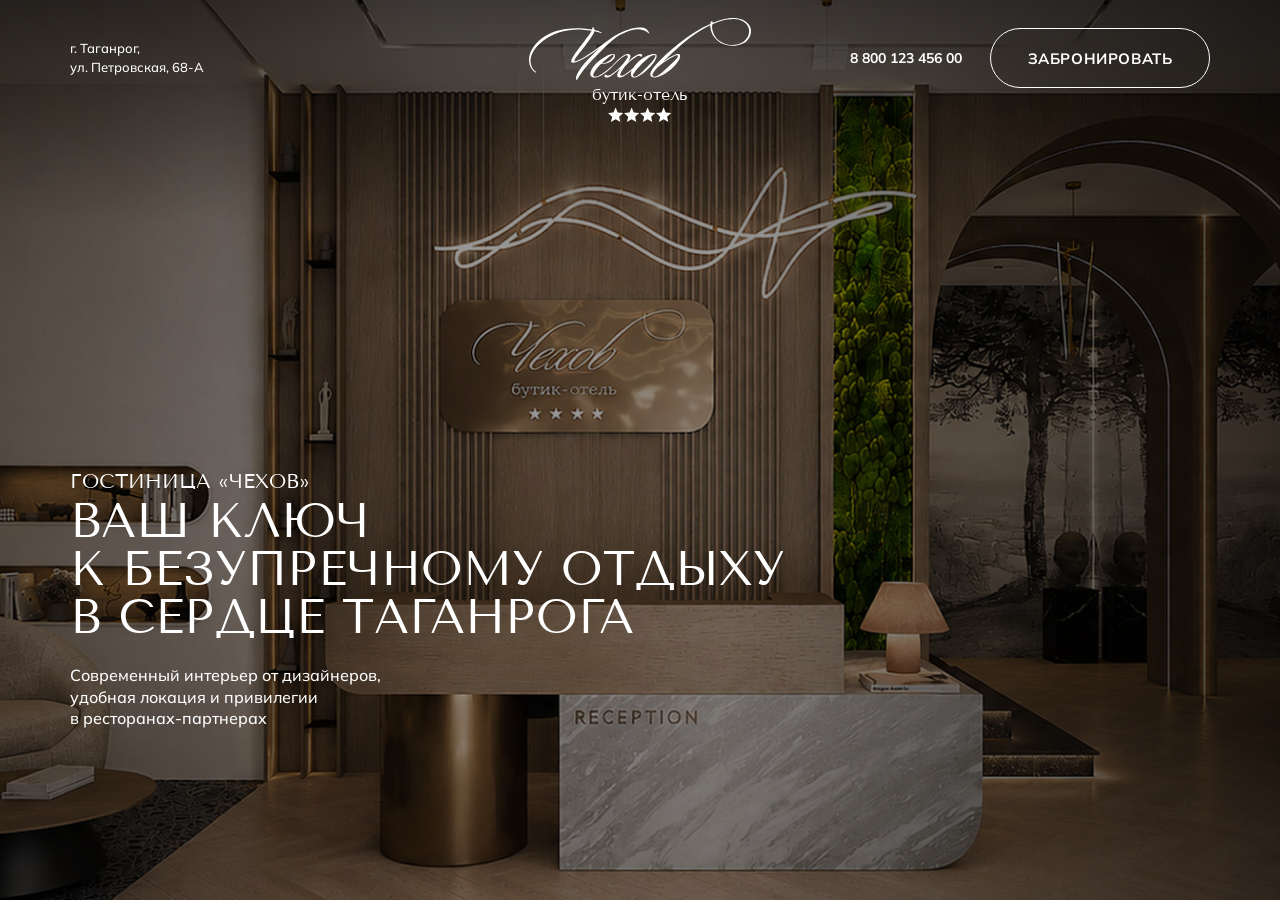
<file: index.html>
<!doctype html>
<html lang="ru">
  <head>
    <meta charset="UTF-8" />
    <meta name="viewport" content="width=device-width, initial-scale=1.0" />
    <title>Бутик-отель «Чехов»</title>
    <link rel="preconnect" href="https://fonts.googleapis.com" />
    <link rel="preconnect" href="https://fonts.gstatic.com" crossorigin />
    <link
      href="https://fonts.googleapis.com/css2?family=Tenor+Sans&family=Mulish:wght@400;500;600;700&display=swap"
      rel="stylesheet"
    />
    <link rel="icon" href="favicon.ico" type="image/x-icon" />
    <link rel="stylesheet" href="style.css?v=5" />
  </head>
  <body>
    <!-- ===================== HERO ===================== -->
    <section class="hero">
      <!-- Background image + gradient overlays -->
      <div class="hero-bg" aria-hidden="true">
        <img class="hero-bg-img" src="img/bg.jpg" alt="" />
        <div class="hero-overlay overlay-dark"></div>
        <div class="hero-overlay overlay-top"></div>
        <div class="hero-overlay overlay-left"></div>
        <div class="hero-overlay overlay-right"></div>
      </div>

      <!-- Mobile: dark top bar (address + phone) -->
      <div class="mobile-topbar">
        <a
          class="topbar-address"
          href="https://yandex.ru/maps/?text=г.+Таганрог,+ул.+Петровская,+68-А"
          target="_blank"
          rel="noopener"
          >г. Таганрог,<br />ул. Петровская, 68-А</a
        >
        <a class="topbar-phone" href="tel:+78001234560">8 800 123 456 00</a>
      </div>

      <!-- Mobile: ЗАБРОНИРОВАТЬ button under top bar -->
      <div class="mobile-book-wrap">
        <button class="btn-book btn-book-mobile" id="openModalMobile">
          ЗАБРОНИРОВАТЬ
        </button>
      </div>

      <!-- Desktop header -->
      <header class="site-header">
        <div class="header-meta">
          <a
            class="header-address"
            href="https://yandex.ru/maps/?text=г.+Таганрог,+ул.+Петровская,+68-А"
            target="_blank"
            rel="noopener"
          >
            <span>г. Таганрог,</span>
            <span>ул. Петровская, 68-А</span>
          </a>
          <a class="header-phone" href="tel:+78001234560">8 800 123 456 00</a>
          <button class="btn-book btn-book-desktop" id="openModalDesktop">
            ЗАБРОНИРОВАТЬ
          </button>
        </div>
      </header>

      <!-- Logo (both breakpoints, different sizes via CSS) -->
      <div class="logo-block">
        <img class="logo-img" src="img/logo.svg" alt="Чехов" />
        <p class="logo-tagline">бутик-отель</p>
        <div class="logo-stars">
          <img src="img/star.svg" alt="★" />
          <img src="img/star.svg" alt="★" />
          <img src="img/star.svg" alt="★" />
          <img src="img/star.svg" alt="★" />
        </div>
      </div>

      <!-- Hero copy (bottom-left on desktop, bottom on mobile) -->
      <div class="hero-content">
        <p class="hero-eyebrow">Гостиница «Чехов»</p>
        <h1 class="hero-title">
          Ваш ключ<br />
          к безупречному отдыху<br />
          <span class="hero-title-last">в сердце Таганрога</span>
        </h1>
        <p class="hero-desc">
          Современный интерьер от дизайнеров,<br />
          удобная локация и привилегии<br />
          в ресторанах-партнерах
        </p>
      </div>
    </section>

    <!-- ===================== BOOKING MODAL ===================== -->
    <div
      class="booking-modal"
      id="bookingModal"
      role="dialog"
      aria-modal="true"
      aria-hidden="true"
    >
      <div class="modal-backdrop" id="closeModalBackdrop"></div>
      <div class="modal-panel">
        <button class="modal-close" id="closeModal" aria-label="Закрыть">
          <svg width="18" height="18" viewBox="0 0 18 18" fill="none">
            <line
              x1="1"
              y1="1"
              x2="17"
              y2="17"
              stroke="#353536"
              stroke-width="1.5"
              stroke-linecap="round"
            />
            <line
              x1="17"
              y1="1"
              x2="1"
              y2="17"
              stroke="#353536"
              stroke-width="1.5"
              stroke-linecap="round"
            />
          </svg>
        </button>

        <div class="modal-heading">
          <h2 class="modal-title">бронирование</h2>
          <p class="modal-subtitle">
            Оставьте заявку и мы свяжемся с Вами в ближайшее время
          </p>
        </div>

        <form class="booking-form" id="bookingForm" novalidate>
          <div class="form-field">
            <label class="field-label" for="fieldName">ВАШЕ ИМЯ</label>
            <input
              id="fieldName"
              type="text"
              class="field-input"
              placeholder="Введите имя"
              autocomplete="given-name"
            />
          </div>

          <div class="form-field">
            <label class="field-label" for="fieldPhone">ВАШ ТЕЛЕФОН</label>
            <input
              id="fieldPhone"
              type="tel"
              class="field-input"
              placeholder="+7 (___) ___-__-__"
              autocomplete="tel"
            />
          </div>

          <div class="form-field">
            <label class="field-label" for="fieldComment">КОММЕНТАРИЙ</label>
            <textarea
              id="fieldComment"
              class="field-input field-textarea"
              placeholder="Введите сообщение"
            ></textarea>
          </div>

          <div class="form-consent">
            <label class="consent-label">
              <input
                type="checkbox"
                class="consent-checkbox"
                id="consentCheck"
              />
              <span class="consent-box" aria-hidden="true">
                <svg viewBox="0 0 12 10" fill="none">
                  <path
                    d="M1 5L4.5 8.5L11 1.5"
                    stroke="white"
                    stroke-width="1.5"
                    stroke-linecap="round"
                    stroke-linejoin="round"
                  />
                </svg>
              </span>
              <span class="consent-text">
                Я согласен(на) с
                <a href="privacy.html" target="_blank" class="consent-link"
                  >Политикой обработки персональных данных</a
                >
              </span>
            </label>
          </div>

          <button type="submit" class="btn-submit">ЗАБРОНИРОВАТЬ</button>
        </form>
      </div>
    </div>

    <!-- ===================== COOKIE BANNER ===================== -->
    <div
      class="cookie-banner"
      id="cookieBanner"
      role="dialog"
      aria-label="Уведомление об использовании файлов cookie"
      aria-hidden="true"
    >
      <p class="cookie-text">
        Мы используем файлы cookie для обеспечения работы сайта и улучшения
        пользовательского опыта. Подробнее — в
        <a href="privacy.html" target="_blank" class="cookie-link"
          >Политике обработки персональных данных</a
        >.
      </p>
      <div class="cookie-actions">
        <button class="cookie-btn cookie-btn-accept" id="cookieAccept">
          Принять
        </button>
        <button class="cookie-btn cookie-btn-decline" id="cookieDecline">
          Отклонить
        </button>
      </div>
    </div>

    <script src="script.js"></script>
  </body>
</html>
</file>
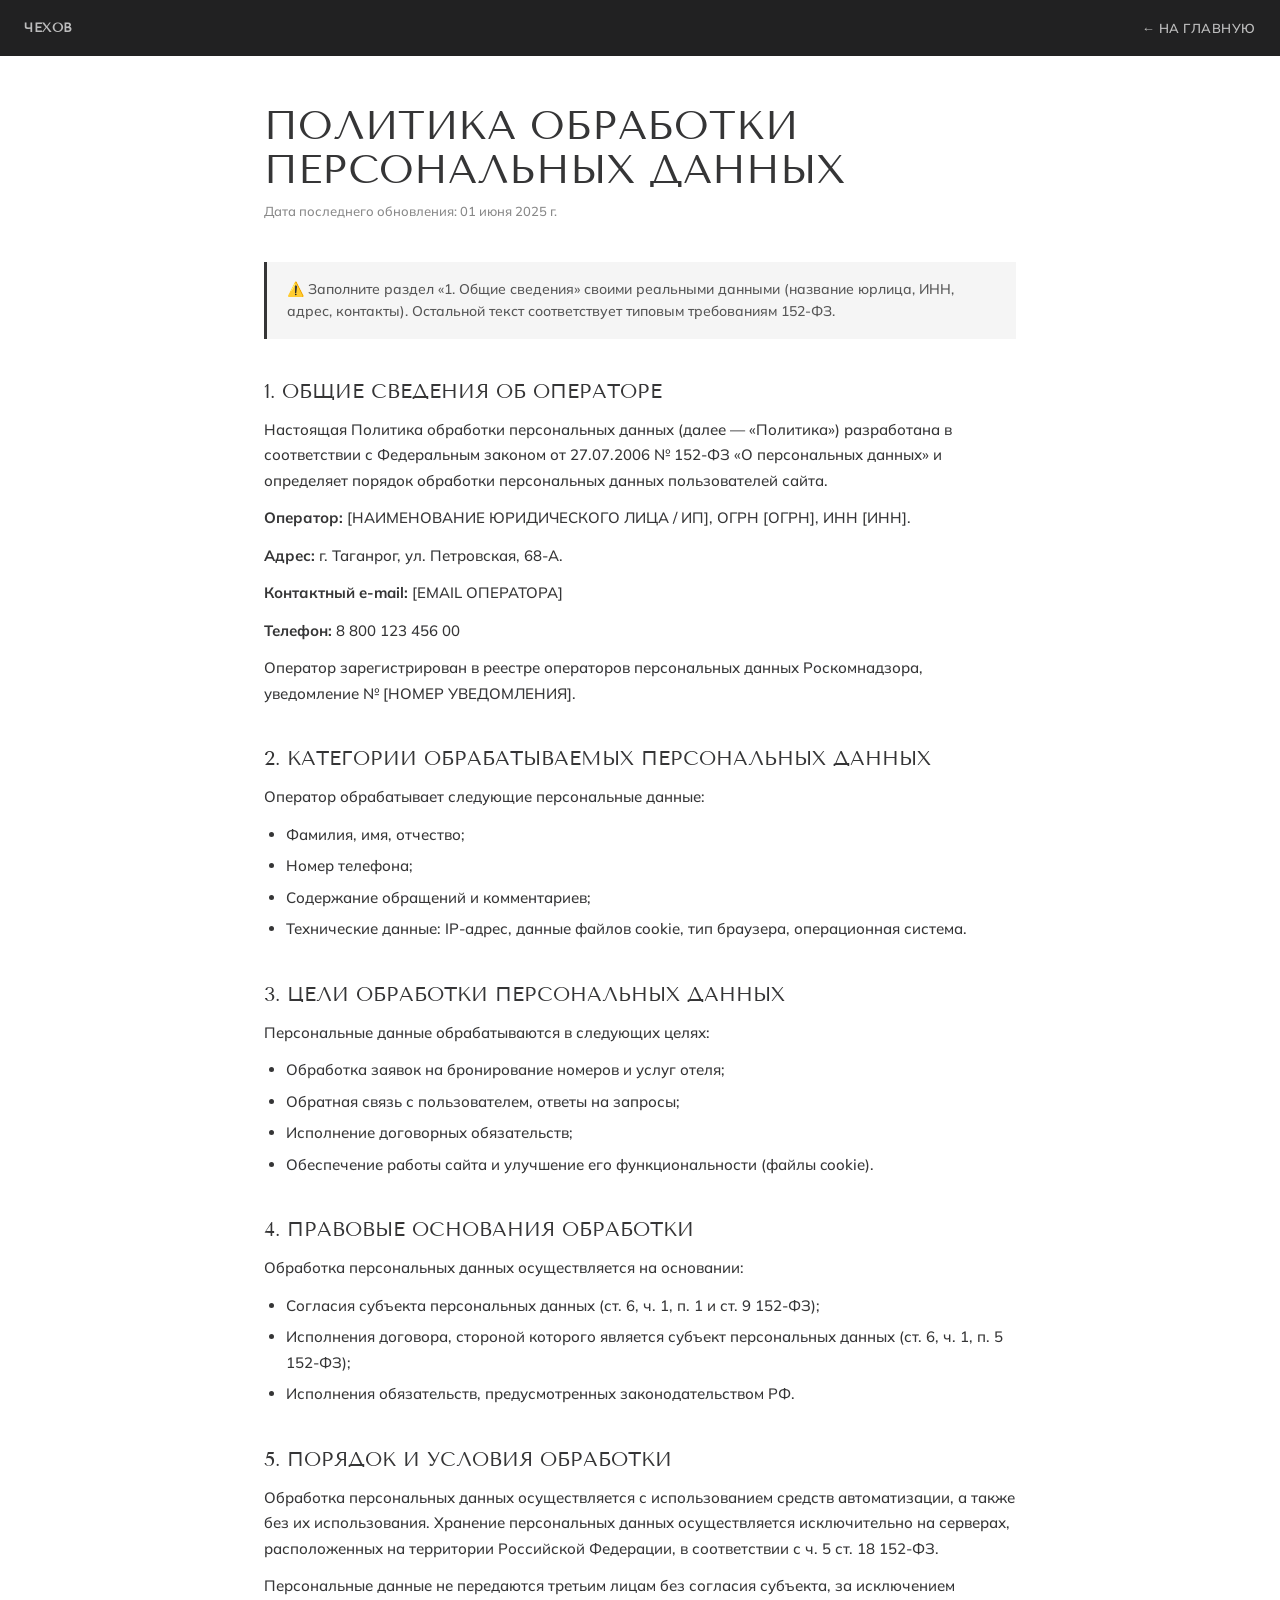
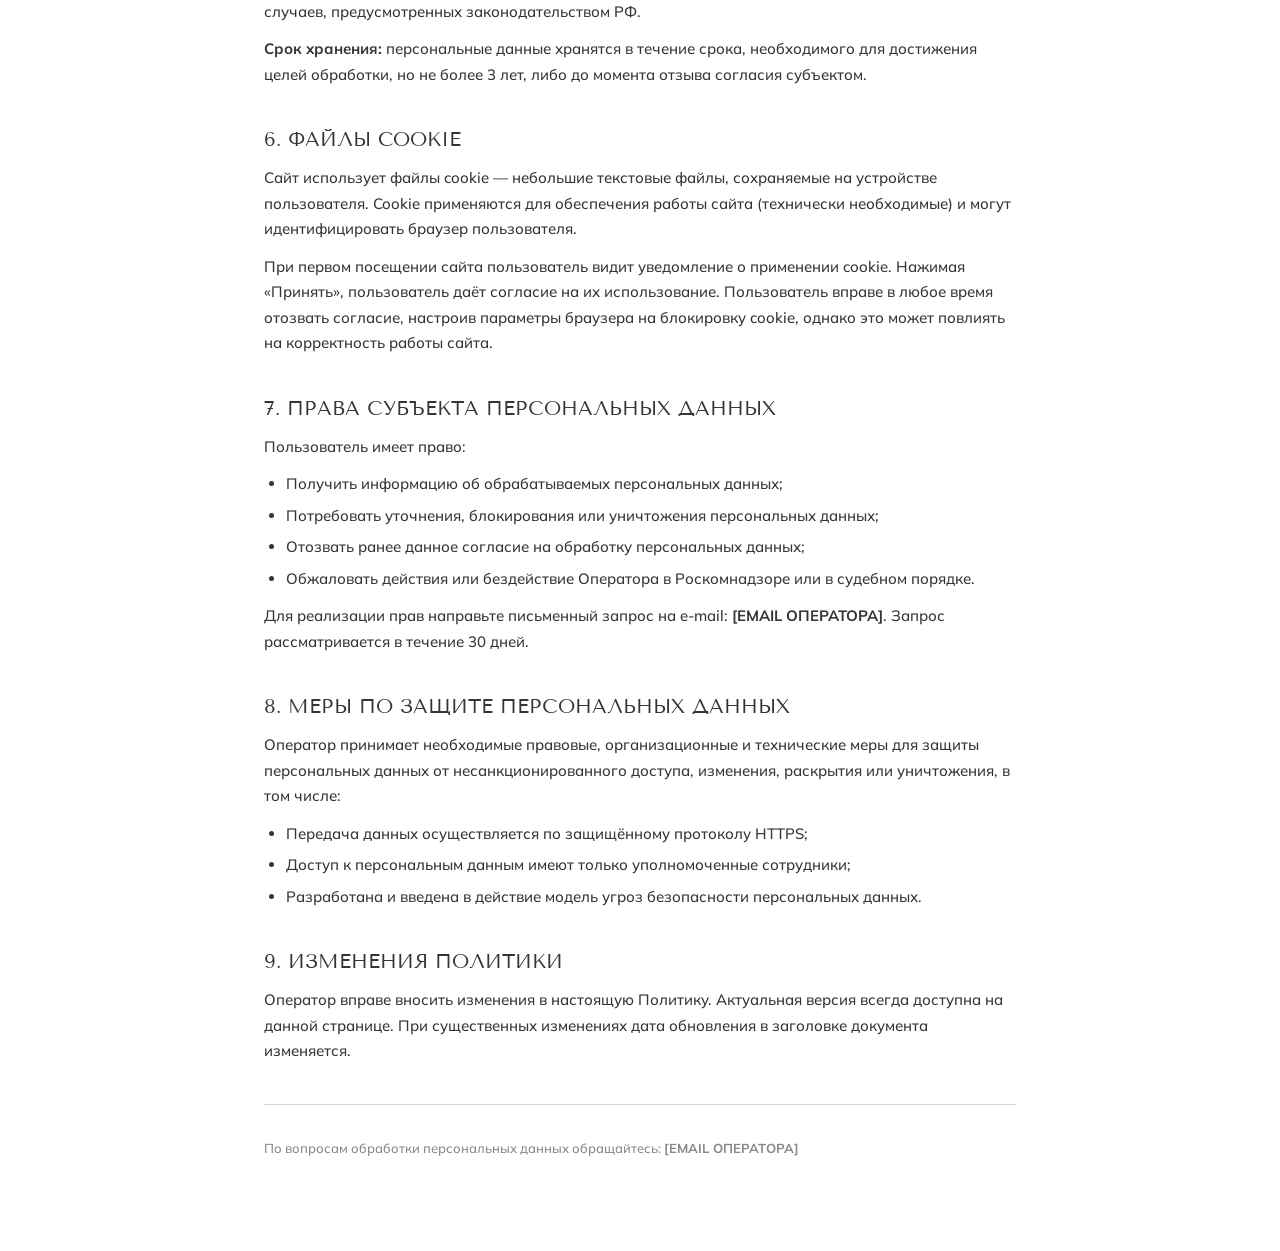
<file: privacy.html>
<!doctype html>
<html lang="ru">
  <head>
    <meta charset="UTF-8" />
    <meta name="viewport" content="width=device-width, initial-scale=1.0" />
    <title>Политика обработки персональных данных — Бутик-отель «Чехов»</title>
    <link rel="preconnect" href="https://fonts.googleapis.com" />
    <link rel="preconnect" href="https://fonts.gstatic.com" crossorigin />
    <link
      href="https://fonts.googleapis.com/css2?family=Tenor+Sans&family=Mulish:wght@400;500;600;700&display=swap"
      rel="stylesheet"
    />
    <link rel="icon" href="favicon.ico" type="image/x-icon" />
    <link rel="stylesheet" href="privacy.css" />
  </head>
  <body>
    <header class="page-header">
      <a class="page-header-logo" href="index.html">Чехов</a>
      <a href="index.html">← На главную</a>
    </header>

    <div class="container">
      <h1>Политика обработки<br />персональных данных</h1>
      <p class="updated">Дата последнего обновления: 01 июня 2025 г.</p>

      <div class="highlight">
        ⚠️ Заполните раздел «1. Общие сведения» своими реальными данными
        (название юрлица, ИНН, адрес, контакты). Остальной текст соответствует
        типовым требованиям 152-ФЗ.
      </div>

      <h2>1. Общие сведения об операторе</h2>
      <p>
        Настоящая Политика обработки персональных данных (далее — «Политика»)
        разработана в соответствии с Федеральным законом от 27.07.2006 № 152-ФЗ
        «О персональных данных» и определяет порядок обработки персональных
        данных пользователей сайта.
      </p>
      <p>
        <strong>Оператор:</strong> [НАИМЕНОВАНИЕ ЮРИДИЧЕСКОГО ЛИЦА / ИП], ОГРН
        [ОГРН], ИНН [ИНН].
      </p>
      <p><strong>Адрес:</strong> г. Таганрог, ул. Петровская, 68-А.</p>
      <p><strong>Контактный e-mail:</strong> [EMAIL ОПЕРАТОРА]</p>
      <p><strong>Телефон:</strong> 8 800 123 456 00</p>
      <p>
        Оператор зарегистрирован в реестре операторов персональных данных
        Роскомнадзора, уведомление № [НОМЕР УВЕДОМЛЕНИЯ].
      </p>

      <h2>2. Категории обрабатываемых персональных данных</h2>
      <p>Оператор обрабатывает следующие персональные данные:</p>
      <ul>
        <li>Фамилия, имя, отчество;</li>
        <li>Номер телефона;</li>
        <li>Содержание обращений и комментариев;</li>
        <li>
          Технические данные: IP-адрес, данные файлов cookie, тип браузера,
          операционная система.
        </li>
      </ul>

      <h2>3. Цели обработки персональных данных</h2>
      <p>Персональные данные обрабатываются в следующих целях:</p>
      <ul>
        <li>Обработка заявок на бронирование номеров и услуг отеля;</li>
        <li>Обратная связь с пользователем, ответы на запросы;</li>
        <li>Исполнение договорных обязательств;</li>
        <li>
          Обеспечение работы сайта и улучшение его функциональности (файлы
          cookie).
        </li>
      </ul>

      <h2>4. Правовые основания обработки</h2>
      <p>Обработка персональных данных осуществляется на основании:</p>
      <ul>
        <li>
          Согласия субъекта персональных данных (ст. 6, ч. 1, п. 1 и ст. 9
          152-ФЗ);
        </li>
        <li>
          Исполнения договора, стороной которого является субъект персональных
          данных (ст. 6, ч. 1, п. 5 152-ФЗ);
        </li>
        <li>Исполнения обязательств, предусмотренных законодательством РФ.</li>
      </ul>

      <h2>5. Порядок и условия обработки</h2>
      <p>
        Обработка персональных данных осуществляется с использованием средств
        автоматизации, а также без их использования. Хранение персональных
        данных осуществляется исключительно на серверах, расположенных на
        территории Российской Федерации, в соответствии с ч. 5 ст. 18 152-ФЗ.
      </p>
      <p>
        Персональные данные не передаются третьим лицам без согласия субъекта,
        за исключением случаев, предусмотренных законодательством РФ.
      </p>
      <p>
        <strong>Срок хранения:</strong> персональные данные хранятся в течение
        срока, необходимого для достижения целей обработки, но не более 3 лет,
        либо до момента отзыва согласия субъектом.
      </p>

      <h2>6. Файлы cookie</h2>
      <p>
        Сайт использует файлы cookie — небольшие текстовые файлы, сохраняемые на
        устройстве пользователя. Cookie применяются для обеспечения работы сайта
        (технически необходимые) и могут идентифицировать браузер пользователя.
      </p>
      <p>
        При первом посещении сайта пользователь видит уведомление о применении
        cookie. Нажимая «Принять», пользователь даёт согласие на их
        использование. Пользователь вправе в любое время отозвать согласие,
        настроив параметры браузера на блокировку cookie, однако это может
        повлиять на корректность работы сайта.
      </p>

      <h2>7. Права субъекта персональных данных</h2>
      <p>Пользователь имеет право:</p>
      <ul>
        <li>Получить информацию об обрабатываемых персональных данных;</li>
        <li>
          Потребовать уточнения, блокирования или уничтожения персональных
          данных;
        </li>
        <li>
          Отозвать ранее данное согласие на обработку персональных данных;
        </li>
        <li>
          Обжаловать действия или бездействие Оператора в Роскомнадзоре или в
          судебном порядке.
        </li>
      </ul>
      <p>
        Для реализации прав направьте письменный запрос на e-mail:
        <strong>[EMAIL ОПЕРАТОРА]</strong>. Запрос рассматривается в течение 30
        дней.
      </p>

      <h2>8. Меры по защите персональных данных</h2>
      <p>
        Оператор принимает необходимые правовые, организационные и технические
        меры для защиты персональных данных от несанкционированного доступа,
        изменения, раскрытия или уничтожения, в том числе:
      </p>
      <ul>
        <li>Передача данных осуществляется по защищённому протоколу HTTPS;</li>
        <li>
          Доступ к персональным данным имеют только уполномоченные сотрудники;
        </li>
        <li>
          Разработана и введена в действие модель угроз безопасности
          персональных данных.
        </li>
      </ul>

      <h2>9. Изменения политики</h2>
      <p>
        Оператор вправе вносить изменения в настоящую Политику. Актуальная
        версия всегда доступна на данной странице. При существенных изменениях
        дата обновления в заголовке документа изменяется.
      </p>

      <hr class="divider" />
      <p style="margin-top: 32px; font-size: 13px; color: #888">
        По вопросам обработки персональных данных обращайтесь:
        <strong>[EMAIL ОПЕРАТОРА]</strong>
      </p>
    </div>
  </body>
</html>
</file>
<file: style.css>
/* ============================================================
   RESET & BASE
   ============================================================ */
*,
*::before,
*::after {
  box-sizing: border-box;
  margin: 0;
  padding: 0;
}

:root {
  --dark: #353536;
  --dark-bar: #212122;
  --label: #78787b;
  --placeholder: #bebec1;
  --consent: #b4b4b7;
  --consent-link: #aaaaad;
  --checkbox-bg: #e3e3e3;
  --border: #d4d4d4;
}

html,
body {
  height: 100%;
  font-family: "Mulish", sans-serif;
  -webkit-font-smoothing: antialiased;
}

a {
  color: inherit;
  text-decoration: none;
}

.topbar-address,
.topbar-phone,
.header-address,
.header-phone {
  transition: opacity 0.2s;
}

.topbar-address:hover,
.topbar-phone:hover,
.header-address:hover,
.header-phone:hover {
  opacity: 0.75;
}

button {
  cursor: pointer;
  font-family: inherit;
}

input,
textarea {
  font-family: inherit;
}

/* ============================================================
   HERO
   ============================================================ */
.hero {
  position: relative;
  width: 100%;
  height: 100vh;
  height: 100dvh;
  min-height: 590px;
  overflow: hidden;
  color: #fff;
}

/* ---- background ---- */
.hero-bg {
  position: absolute;
  inset: 0;
  z-index: 0;
}

.hero-bg-img {
  position: absolute;
  width: 107.23%;
  height: 114.33%;
  left: -1.87%;
  top: -3.31%;
  object-fit: cover;
  max-width: none;
}

.hero-overlay {
  position: absolute;
  inset: 0;
}

.overlay-dark {
  background: rgba(0, 0, 0, 0.4);
}

.overlay-top {
  background: linear-gradient(
    to bottom,
    rgba(0, 0, 0, 0.5) 0%,
    transparent 25%
  );
}

.overlay-left {
  background: linear-gradient(to left, rgba(0, 0, 0, 0.5) 0%, transparent 44%);
}

.overlay-right {
  background: linear-gradient(
    to right,
    rgba(0, 0, 0, 0.25) 0%,
    transparent 35%
  );
}

/* ============================================================
   MOBILE: TOP BAR + BOOK BUTTON  (hidden on desktop)
   ============================================================ */
.mobile-topbar {
  position: absolute;
  top: 0;
  left: 0;
  right: 0;
  height: 40px;
  background: var(--dark-bar);
  z-index: 20;
  display: flex;
  align-items: center;
  justify-content: space-between;
  padding: 0 15px;
}

.topbar-address {
  font-size: 12px;
  font-weight: 500;
  line-height: 1.1;
  color: #fff;
}

.topbar-phone {
  font-size: 14px;
  font-weight: 700;
  color: #fff;
  text-transform: uppercase;
  white-space: nowrap;
}

.mobile-book-wrap {
  position: absolute;
  top: 50px;
  left: 15px;
  right: 15px;
  z-index: 20;
}

/* ============================================================
   BOOK BUTTON (shared styles)
   ============================================================ */
.btn-book {
  display: inline-flex;
  align-items: center;
  justify-content: center;
  background: transparent;
  backdrop-filter: blur(15px);
  -webkit-backdrop-filter: blur(15px);
  border: 1px solid #fff;
  border-radius: 100px;
  color: #fff;
  font-family: "Mulish", sans-serif;
  font-weight: 700;
  text-transform: uppercase;
  letter-spacing: 0.04em;
  transition: background 0.2s;
}

.btn-book:hover {
  background: rgba(255, 255, 255, 0.15);
}

.btn-book-mobile {
  width: 100%;
  height: 36px;
  font-size: 13px;
}

/* ============================================================
   DESKTOP HEADER  (hidden on mobile)
   ============================================================ */
.site-header {
  display: none;
}

/* ============================================================
   LOGO BLOCK  (shared, positioned differently per breakpoint)
   ============================================================ */
.logo-block {
  position: absolute;
  z-index: 20;
  display: flex;
  flex-direction: column;
  align-items: center;
  left: 50%;
  transform: translateX(-50%);

  /* mobile */
  top: 96px;
}

.logo-img {
  display: block;
  width: 136px;
  height: 38px;
  object-fit: contain;
}

.logo-tagline {
  font-family: "Tenor Sans", serif;
  font-size: 12px;
  font-style: normal;
  color: #fff;
  margin-top: 3px;
  white-space: nowrap;
}

.logo-stars {
  display: flex;
  align-items: center;
  gap: 0;
  margin-top: 3px;
}

.logo-stars img {
  display: block;
  width: 12px;
  height: 12px;
}

/* ============================================================
   HERO CONTENT  (text block)
   ============================================================ */
.hero-content {
  position: absolute;
  z-index: 20;
  color: #fff;

  /* mobile: anchored to bottom */
  left: 15px;
  right: 15px;
  bottom: 5%;
}

.hero-eyebrow {
  font-family: "Tenor Sans", serif;
  font-size: 16px;
  font-style: normal;
  text-transform: uppercase;
  margin-bottom: 10px;
  line-height: 1;
}

.hero-title {
  font-family: "Tenor Sans", serif;
  font-size: clamp(26px, 8.75vw, 28px);
  font-weight: 400;
  font-style: normal;
  text-transform: uppercase;
  line-height: 1.1;
  margin-bottom: 14px;
}

.hero-title-last {
  display: block;
  font-size: clamp(22px, 7.5vw, 24px);
}

.hero-desc {
  font-size: 16px;
  font-weight: 500;
  line-height: 1.35;
  max-width: 250px;
}

/* ============================================================
   DESKTOP BREAKPOINT  (≥ 1024px)
   ============================================================ */
@media (min-width: 1024px) {
  /* hide mobile-only elements */
  .mobile-topbar,
  .mobile-book-wrap {
    display: none;
  }

  /* desktop header */
  .site-header {
    display: flex;
    position: absolute;
    top: 0;
    left: 0;
    right: 0;
    z-index: 20;
    padding: 28px 70px;
    justify-content: flex-end;
    align-items: flex-start;
  }

  .header-meta {
    display: flex;
    align-items: center;
    gap: 28px;
  }

  .header-address {
    display: flex;
    flex-direction: column;
    font-size: 13px;
    font-weight: 500;
    line-height: 1.45;
    color: #fff;
  }

  .header-phone {
    font-size: 14px;
    font-weight: 700;
    color: #fff;
    text-transform: uppercase;
    white-space: nowrap;
  }

  .btn-book-desktop {
    height: 60px;
    width: 220px;
    font-size: 15px;
  }

  /* desktop logo */
  .logo-block {
    top: 18px;
  }

  .logo-img {
    width: 222px;
    height: 62px;
  }

  .logo-tagline {
    font-size: 16px;
    margin-top: 5px;
  }

  .logo-stars img {
    width: 16px;
    height: 16px;
  }

  /* desktop hero content */
  .hero-content {
    top: auto;
    bottom: 170px;
    left: 70px;
    right: auto;
  }

  .hero-eyebrow {
    font-size: 20px;
    margin-bottom: 6px;
  }

  .hero-title {
    font-size: clamp(48px, 3.33vw, 64px);
    line-height: 1;
    margin-bottom: 0;
  }

  .hero-title-last {
    font-size: clamp(48px, 3.33vw, 64px);
    margin-top: 0;
  }

  .hero-desc {
    margin-top: 24px;
    font-size: 16px;
    max-width: 331px;
  }
}

@media (max-width: 1440px) {
  .header-meta {
    width: 100%;
  }

  .header-address {
    margin-right: auto;
  }
}

@media (max-width: 1240px) {
  .site-header {
    padding: 28px 30px;
  }

  .hero-content {
    left: 30px;
  }
}

@media (max-width: 1024px) {
  .hero-content {
    left: 15px;
  }

  .hero-desc {
    br {
      display: none;
    }
  }
}

/* ============================================================
   BOOKING MODAL
   ============================================================ */
.booking-modal {
  position: fixed;
  inset: 0;
  z-index: 100;
  display: flex;
  visibility: hidden;
  pointer-events: none;
  transition: visibility 0s linear 0.45s;
}

.booking-modal.is-open {
  visibility: visible;
  pointer-events: all;
  transition-delay: 0s;
}

/* Left: blurred backdrop (desktop only) */
.modal-backdrop {
  flex: 1;
  backdrop-filter: blur(10px);
  -webkit-backdrop-filter: blur(10px);
  background: rgba(0, 0, 0, 0.35);
  cursor: pointer;
  display: none;
  opacity: 0;
  transition: opacity 0.4s ease;
}

.booking-modal.is-open .modal-backdrop {
  opacity: 1;
}

/* Right: white form panel */
.modal-panel {
  position: relative;
  background: #fff;
  overflow-y: auto;
  overscroll-behavior: contain;
  width: 100%;
  padding: 40px 15px 50px;
  display: flex;
  flex-direction: column;
  transform: translateY(32px);
  opacity: 0;
  transition:
    transform 0.42s cubic-bezier(0.25, 0.46, 0.45, 0.94),
    opacity 0.42s ease;
}

.booking-modal.is-open .modal-panel {
  transform: translateY(0);
  opacity: 1;
}

/* Close button */
.modal-close {
  position: absolute;
  top: 10px;
  right: 10px;
  width: 32px;
  height: 32px;
  background: none;
  border: none;
  display: flex;
  align-items: center;
  justify-content: center;
  color: var(--dark);
  transition: opacity 0.2s;
  flex-shrink: 0;
}

.modal-close:hover {
  opacity: 0.6;
}

/* Modal heading */
.modal-heading {
  margin-bottom: 32px;
  padding-right: 40px;
}

.modal-title {
  font-family: "Tenor Sans", serif;
  font-size: 28px;
  font-weight: 400;
  text-transform: uppercase;
  color: var(--dark);
  line-height: 1;
  margin-bottom: 12px;
  white-space: nowrap;
}

.modal-subtitle {
  font-size: 16px;
  font-weight: 500;
  line-height: 1.35;
  color: var(--dark);
  max-width: 290px;
}

/* Form layout */
.booking-form {
  display: flex;
  flex-direction: column;
  gap: 18px;
}

/* Field wrapper — floating label pattern */
.form-field {
  position: relative;
}

.field-label {
  position: absolute;
  top: -9px;
  left: 20px;
  background: #fff;
  padding: 0 6px;
  font-size: 11px;
  font-weight: 600;
  line-height: 1.35;
  color: var(--label);
  letter-spacing: 0.04em;
  pointer-events: none;
  z-index: 1;
  white-space: nowrap;
}

.field-input {
  display: block;
  width: 100%;
  height: 48px;
  border: 1.5px solid var(--border);
  border-radius: 100px;
  padding: 0 28px;
  font-size: 16px;
  font-weight: 500;
  color: var(--dark);
  background: transparent;
  outline: none;
  transition: border-color 0.2s;
  -webkit-appearance: none;
  appearance: none;
}

.field-input::placeholder {
  color: var(--placeholder);
}

.field-input:focus {
  border-color: var(--dark);
}

.field-textarea {
  height: 91px;
  border-radius: 16px;
  padding: 16px 28px;
  resize: none;
  line-height: 1.4;
}

/* Consent row */
.form-consent {
  margin-top: -4px;
}

.consent-label {
  display: flex;
  align-items: flex-start;
  gap: 10px;
  cursor: pointer;
  user-select: none;
}

.consent-checkbox {
  position: absolute;
  opacity: 0;
  width: 0;
  height: 0;
}

.consent-box {
  flex-shrink: 0;
  width: 20px;
  height: 20px;
  background: var(--checkbox-bg);
  border-radius: 4px;
  display: flex;
  align-items: center;
  justify-content: center;
  margin-top: 1px;
  transition: background 0.15s;
}

.consent-box svg {
  width: 12px;
  height: 10px;
  opacity: 0;
  transition: opacity 0.15s;
}

.consent-checkbox:checked ~ .consent-box svg {
  opacity: 1;

  path {
    stroke: var(--dark);
  }
}

.consent-text {
  font-size: 11px;
  font-weight: 500;
  line-height: 1.35;
  color: var(--consent);
}

.consent-link {
  color: var(--consent-link);
  text-decoration: underline;
  text-decoration-skip-ink: none;
}

/* Submit button */
.btn-submit {
  margin-top: 6px;
  width: 100%;
  height: 64px;
  background: var(--dark);
  border: none;
  border-radius: 100px;
  color: #fff;
  font-family: "Tenor Sans", serif;
  font-size: 20px;
  font-weight: 400;
  text-transform: uppercase;
  letter-spacing: 0.02em;
  transition: background 0.2s;
}

.btn-submit:hover {
  background: var(--dark-bar);
}

/* ============================================================
   BOOKING MODAL — DESKTOP OVERRIDES  (≥ 1024px)
   ============================================================ */

@media (min-width: 1424px) {
  .modal-panel {
    width: 50%;
  }
}

@media (min-width: 1024px) {
  .booking-modal.is-open {
    display: flex;
    flex-direction: row;
  }

  .modal-backdrop {
    display: block;
  }

  /* Desktop: panel slides in from the right */
  .modal-panel {
    transform: translateX(40px);
    opacity: 0;
  }

  .booking-modal.is-open .modal-panel {
    transform: translateX(0);
    opacity: 1;
  }

  .modal-panel {
    width: auto;
    min-width: 480px;
    padding: 30px 120px;
    flex-shrink: 0;
    justify-content: center;
  }

  .modal-close {
    top: 40px;
    right: 40px;
    width: 40px;
    height: 40px;
  }

  .modal-close svg {
    width: 20px;
    height: 20px;
  }

  .modal-heading {
    margin-bottom: 48px;
    padding-right: 60px;
  }

  .modal-title {
    font-size: 64px;
    margin-bottom: 18px;
  }

  .modal-subtitle {
    font-size: 18px;
    max-width: 540px;
  }

  .booking-form {
    gap: 24px;
  }

  .field-label {
    font-size: 12px;
    left: 28px;
    top: -10px;
  }

  .field-input {
    height: 76px;
    font-size: 18px;
    padding: 0 40px;
  }

  .field-textarea {
    height: 198px;
    border-radius: 24px;
    padding: 28px 40px;
  }

  .consent-text {
    font-size: 13px;
  }

  .btn-submit {
    height: 90px;
    font-size: 36px;
    margin-top: 10px;
  }
}

@media (max-width: 1024px) {
  .modal-heading {
    padding-right: 0;
  }

  .modal-close {
    width: 16px;
    height: 16px;
  }
}

/* ============================================================
   COOKIE BANNER
   ============================================================ */

/* TODO: раскомментировать когда согласуют с заказчиком */
/* .cookie-banner { display: none !important; } */

.cookie-banner {
  display: none !important; /* временно скрыто */
  position: fixed;
  bottom: 0;
  left: 0;
  right: 0;
  z-index: 200;
  background: var(--dark-bar);
  color: #fff;
  display: flex;
  align-items: center;
  justify-content: space-between;
  gap: 16px;
  padding: 16px 20px;
  transform: translateY(100%);
  transition: transform 0.4s cubic-bezier(0.25, 0.46, 0.45, 0.94);
}

.cookie-banner.is-visible {
  transform: translateY(0);
}

.cookie-text {
  font-size: 13px;
  font-weight: 500;
  line-height: 1.45;
  color: rgba(255, 255, 255, 0.75);
  max-width: 610px;
}

.cookie-link {
  color: rgba(255, 255, 255, 0.55);
  text-decoration: underline;
  text-decoration-skip-ink: none;
}

.cookie-actions {
  display: flex;
  gap: 10px;
  flex-shrink: 0;
}

.cookie-btn {
  flex-shrink: 0;
  height: 40px;
  padding: 0 24px;
  border-radius: 100px;
  font-family: "Mulish", sans-serif;
  font-size: 13px;
  font-weight: 700;
  text-transform: uppercase;
  letter-spacing: 0.04em;
  transition:
    background 0.2s,
    border-color 0.2s,
    opacity 0.2s;
}

.cookie-btn-accept {
  background: #fff;
  border: 1px solid #fff;
  color: var(--dark-bar);
}

.cookie-btn-accept:hover {
  background: rgba(255, 255, 255, 0.85);
}

.cookie-btn-decline {
  background: transparent;
  border: 1px solid rgba(255, 255, 255, 0.4);
  color: rgba(255, 255, 255, 0.7);
}

.cookie-btn-decline:hover {
  border-color: rgba(255, 255, 255, 0.7);
  color: #fff;
}

@media (max-width: 600px) {
  .cookie-banner {
    flex-direction: column;
    align-items: flex-start;
    padding: 16px 15px 20px;
  }

  .cookie-actions {
    width: 100%;
  }

  .cookie-btn {
    flex: 1;
    height: 44px;
  }
}
</file>
<file: privacy.css>
*,
*::before,
*::after {
  box-sizing: border-box;
  margin: 0;
  padding: 0;
}

:root {
  --dark: #353536;
  --dark-bar: #212122;
  --border: #d4d4d4;
}

html,
body {
  font-family: "Mulish", sans-serif;
  -webkit-font-smoothing: antialiased;
  color: var(--dark);
  background: #fff;
}

a {
  color: var(--dark);
}

.page-header {
  background: var(--dark-bar);
  padding: 20px 24px;
  display: flex;
  align-items: center;
  gap: 20px;
}

.page-header a {
  color: rgba(255, 255, 255, 0.7);
  font-size: 13px;
  font-weight: 600;
  text-decoration: none;
  letter-spacing: 0.04em;
  text-transform: uppercase;
  transition: color 0.2s;
}

.page-header a:hover {
  color: #fff;
}

.page-header-logo {
  font-family: "Tenor Sans", serif;
  font-size: 20px;
  color: #fff;
  margin-right: auto;
  text-decoration: none;
}

.container {
  max-width: 800px;
  margin: 0 auto;
  padding: 48px 24px 80px;
}

h1 {
  font-family: "Tenor Sans", serif;
  font-size: clamp(24px, 4vw, 40px);
  font-weight: 400;
  text-transform: uppercase;
  line-height: 1.1;
  margin-bottom: 8px;
}

.updated {
  font-size: 13px;
  color: #888;
  margin-bottom: 40px;
}

h2 {
  font-family: "Tenor Sans", serif;
  font-size: 20px;
  font-weight: 400;
  text-transform: uppercase;
  margin: 40px 0 14px;
}

p {
  font-size: 15px;
  font-weight: 500;
  line-height: 1.7;
  margin-bottom: 12px;
}

ul {
  padding-left: 22px;
  margin-bottom: 12px;
}

li {
  font-size: 15px;
  font-weight: 500;
  line-height: 1.7;
  margin-bottom: 6px;
}

.highlight {
  background: #f5f5f5;
  border-left: 3px solid var(--dark);
  padding: 16px 20px;
  margin: 20px 0;
  font-size: 14px;
  font-weight: 500;
  line-height: 1.6;
  color: #555;
}

.divider {
  border: none;
  border-top: 1px solid var(--border);
  margin: 40px 0 0;
}
</file>
